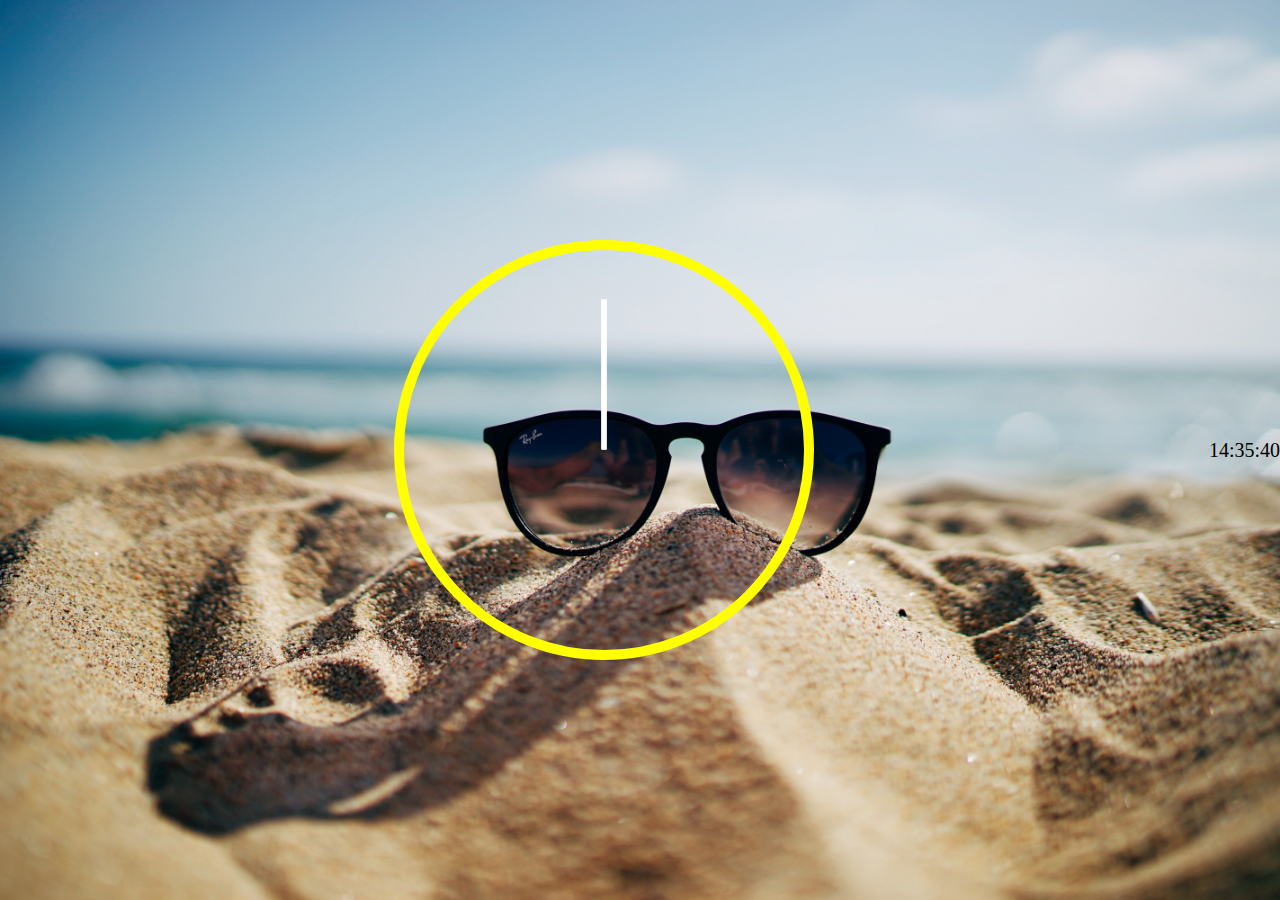
<file: index.html>
<!DOCTYPE html>
<html lang="en">
<head>
  <meta charset="UTF-8">
  <title>JS+CSS Clock</title>
  <link rel="stylesheet" href="style.css"> 
</head>
<body>

  <div class="clock">
    <div class="clock-face">
      <div class="hand hour-hand"></div>
      <div class="hand min-hand"></div>
      <div class="hand second-hand"></div>
    </div>
  </div>

  <script src="index.js"></script>

</body>
</html>
</file>
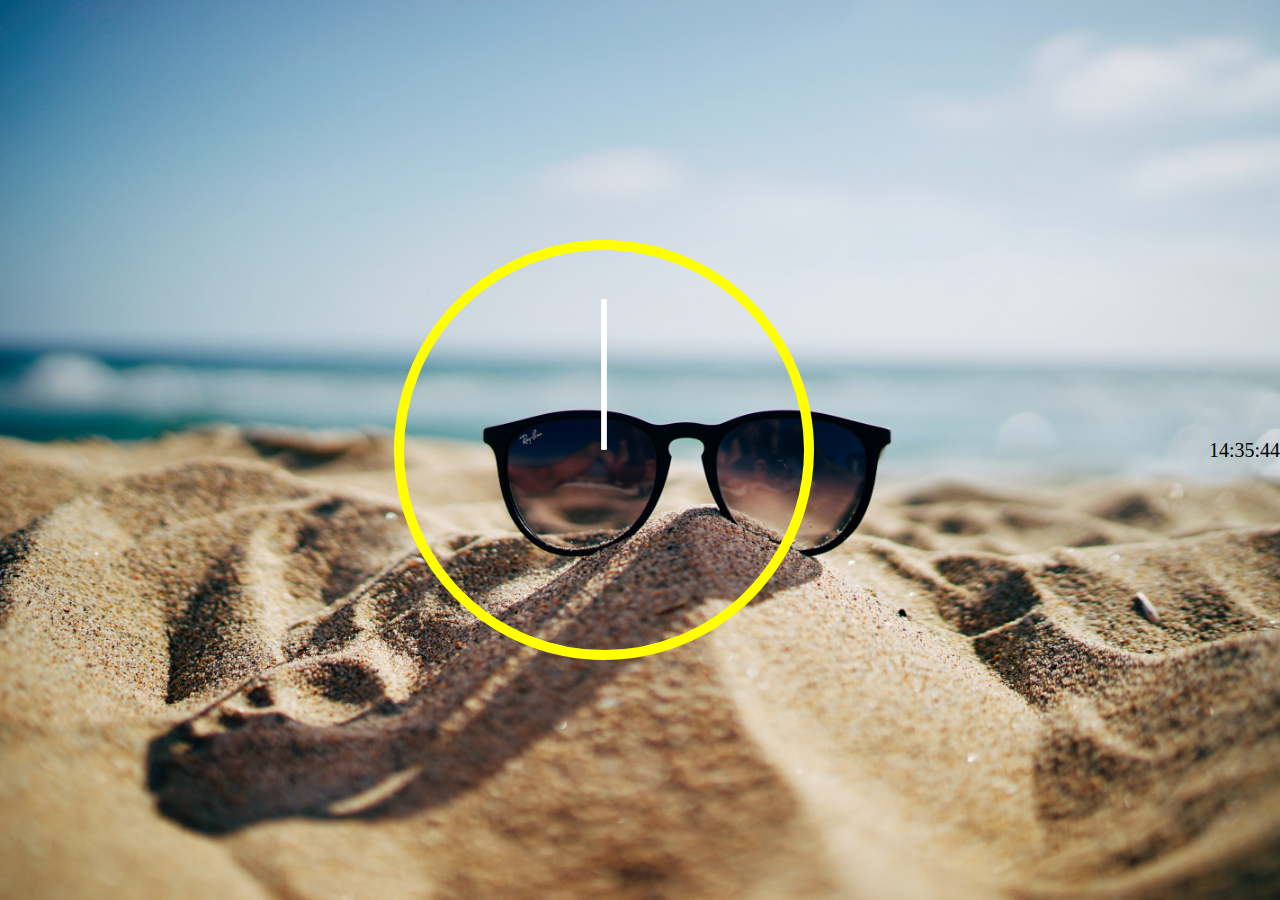
<file: index-START.html>
<!DOCTYPE html>
<html lang="en">
<head>
  <meta charset="UTF-8">
  <title>JS+CSS Clock</title>
  <link rel="stylesheet" href="style.css"> 
</head>
<body>


    <div class="clock">
      <div class="clock-face">
        <div class="hand hour-hand"></div>
        <div class="hand min-hand"></div>
        <div class="hand second-hand"></div>
      </div>
    </div>




  <script src="index.js"></script>

</body>
</html>
</file>
<file: style.css>
html {
  background-image: url("./img/ethan-robertson-SYx3UCHZJlo-unsplash.jpg");
  background-size: cover;
  font-family: 'helvetica neue';
  text-align: center;
  font-size: 10px;
}

body {
  margin: 0;
  font-size: 2rem;
  display: flex;
  flex: 1;
  min-height: 100vh;
  align-items: center;
}

.clock {
  width: 300px;
  height: 300px;
  border: 10px solid yellow;
  border-radius: 50%;
  margin: 50px auto;
  position: relative;
  padding: 50px;  
}

.clock-face {
  position: relative;
  width: 100%;
  height: 100%;
  transform: translateY(-3px); /* account for the height of the clock hands */
}

.hand {
  width: 50%;
  height: 5px;
  background: white;
  position: absolute;
  top: 50%;
  transform: rotate(90deg);
  transform-origin: 100%;
  transition: all 0.05s;
  transition-timing-function: cubic-bezier(0.075, 0.82, 0.165, 1);
}

.dateText {
  width: 100px;
  height: 20px;
  border: 5px solid black;
  border-radius: 0%;
  margin: 50px auto;
  /* position: absolute; */
  padding: 50px; 
  display: flex;
  text-align: center;
}
</file>
